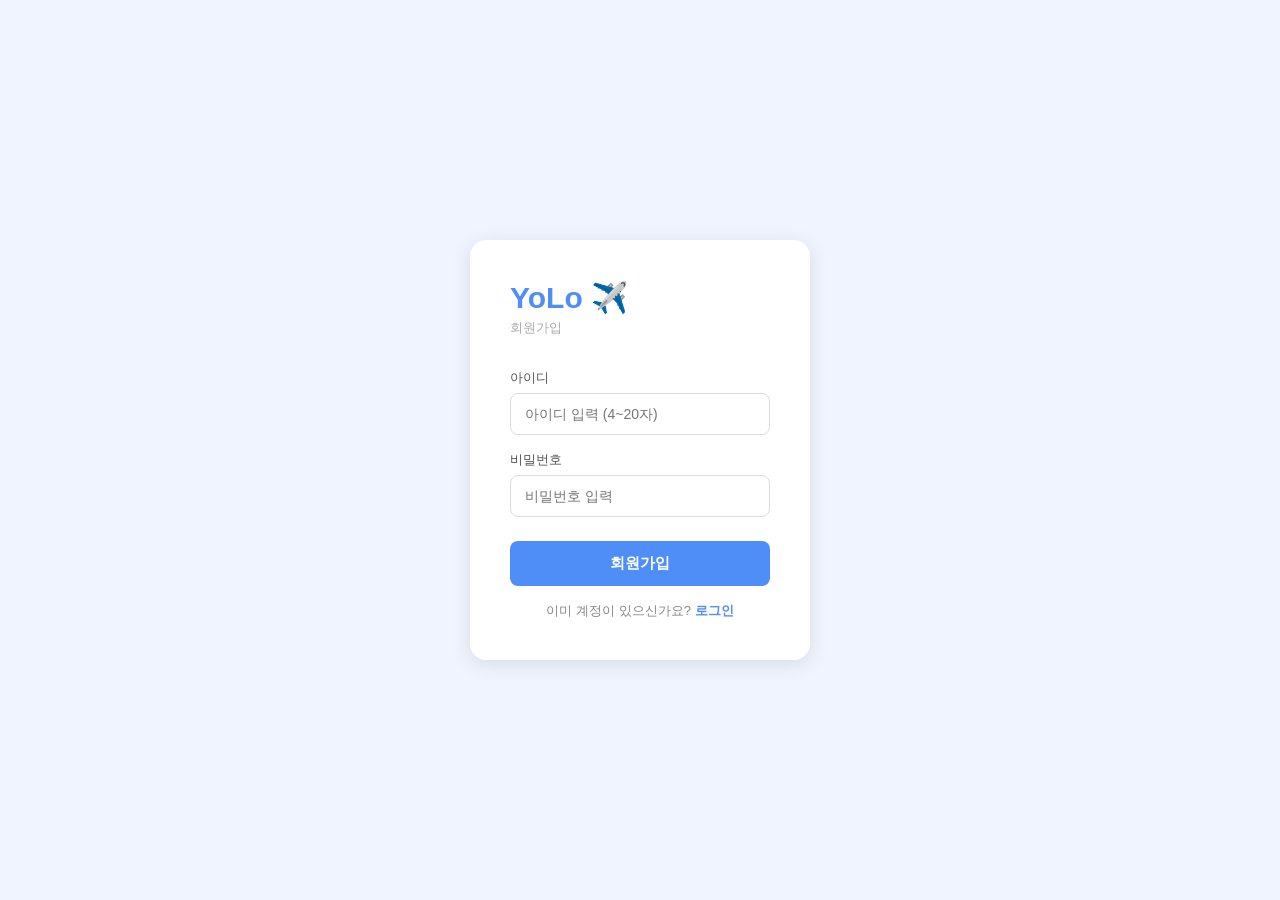
<file: web/app/templates/auth.html>
<!DOCTYPE html>
<html lang="ko">
<head>
<meta charset="UTF-8">
<meta name="viewport" content="width=device-width, initial-scale=1.0">
<title>YoLo - 회원가입</title>
<style>
  * { box-sizing: border-box; margin: 0; padding: 0; }
  body { font-family: 'Segoe UI', sans-serif; background: #f0f4ff; display: flex; justify-content: center; align-items: center; height: 100vh; }
  .card { background: white; padding: 40px; border-radius: 16px; width: 340px; box-shadow: 0 4px 20px rgba(0,0,0,0.1); }
  h1 { font-size: 30px; font-weight: 800; color: #4f8ef7; margin-bottom: 4px; }
  .sub { color: #aaa; font-size: 13px; margin-bottom: 32px; }
  label { display: block; font-size: 13px; color: #555; margin-bottom: 6px; margin-top: 16px; }
  input { width: 100%; padding: 12px 14px; border: 1px solid #ddd; border-radius: 8px; font-size: 14px; outline: none; transition: border 0.2s; }
  input:focus { border-color: #4f8ef7; }
  .btn { width: 100%; padding: 13px; background: #4f8ef7; color: white; border: none; border-radius: 8px; font-size: 15px; font-weight: 600; cursor: pointer; margin-top: 24px; transition: background 0.2s; }
  .btn:hover { background: #3a7ae0; }
  .link { text-align: center; margin-top: 16px; font-size: 13px; color: #888; }
  .link a { color: #4f8ef7; text-decoration: none; font-weight: 600; }
  .msg { font-size: 13px; margin-top: 10px; text-align: center; display: none; }
  .msg.error { color: #e55; }
  .msg.success { color: #2a9d5c; }
</style>
</head>
<body>
<div class="card">
  <h1>YoLo ✈️</h1>
  <p class="sub">회원가입</p>

  <label>아이디</label>
  <input type="text" id="user_id" placeholder="아이디 입력 (4~20자)">

  <label>비밀번호</label>
  <input type="password" id="user_pw" placeholder="비밀번호 입력">

  <p class="msg" id="msg"></p>
  <button class="btn" onclick="signup()">회원가입</button>
  <p class="link">이미 계정이 있으신가요? <a href="/">로그인</a></p>
</div>

<script>
async function signup() {
  const user_id = document.getElementById('user_id').value.trim();
  const user_pw = document.getElementById('user_pw').value.trim();
  const msgEl   = document.getElementById('msg');

  if (!user_id || !user_pw) {
    showMsg('아이디와 비밀번호를 입력해주세요.', 'error');
    return;
  }

  const res = await fetch('/api/auth/signup', {
    method: 'POST',
    headers: { 'Content-Type': 'application/json' },
    body: JSON.stringify({ id: user_id, pw: user_pw })
  });
  const data = await res.json();

  if (data.result === 'success') {
    showMsg('회원가입 완료! 로그인 페이지로 이동합니다.', 'success');
    setTimeout(() => location.href = '/', 1500);
  } else {
    showMsg(data.msg || '회원가입 실패', 'error');
  }
}

function showMsg(text, type) {
  const el = document.getElementById('msg');
  el.textContent = text;
  el.className = 'msg ' + type;
  el.style.display = 'block';
}
document.addEventListener('keydown', e => { if (e.key === 'Enter') signup(); });
</script>
</body>
</html>
</file>
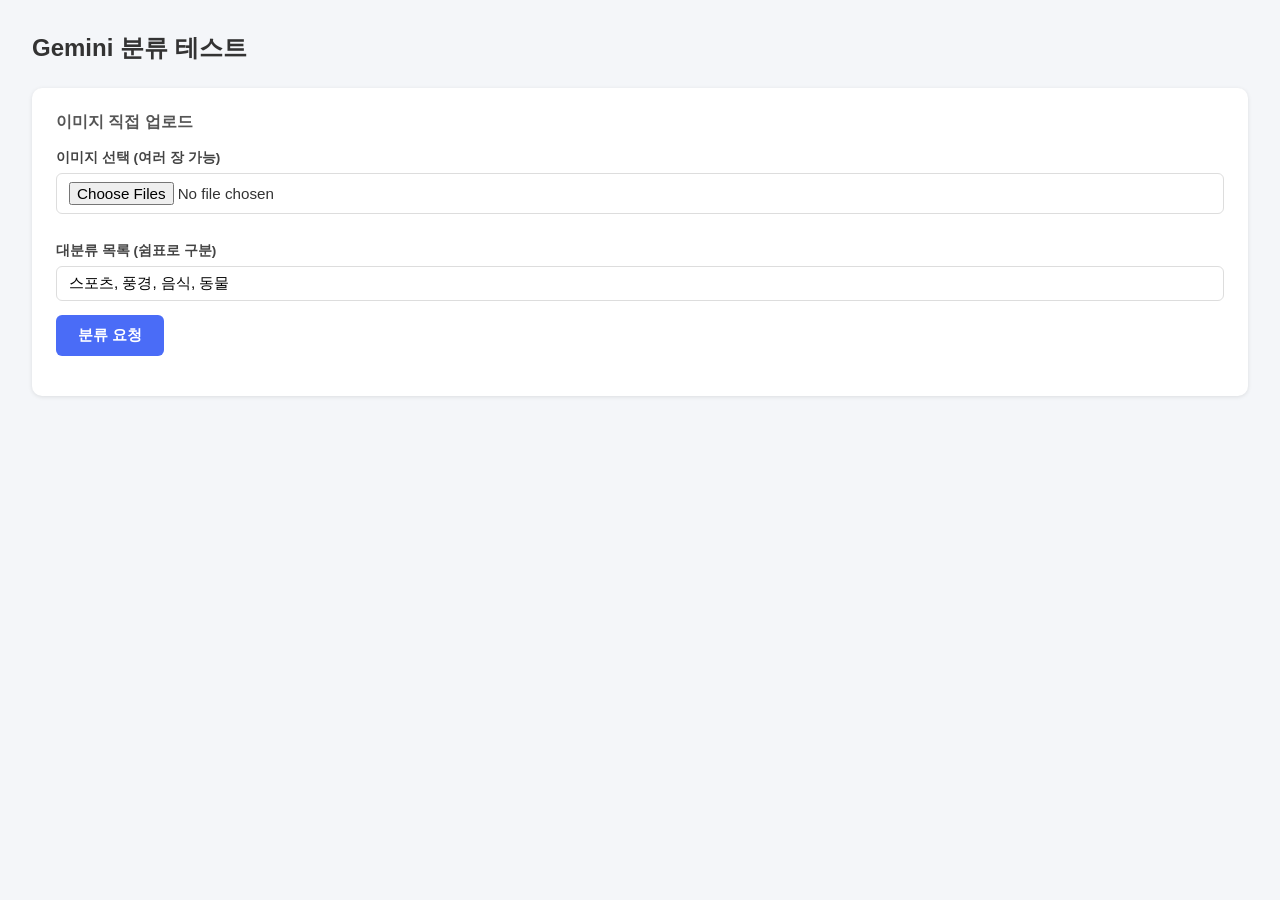
<file: web/app/templates/classify_test.html>
<!DOCTYPE html>
<html lang="ko">
<head>
  <meta charset="UTF-8">
  <title>Gemini 분류 테스트</title>
  <style>
    * { box-sizing: border-box; margin: 0; padding: 0; }
    body { font-family: 'Segoe UI', sans-serif; background: #f4f6f9; color: #333; padding: 32px; }
    h1 { font-size: 1.5rem; margin-bottom: 24px; }

    .card {
      background: #fff;
      border-radius: 10px;
      padding: 24px;
      margin-bottom: 20px;
      box-shadow: 0 1px 4px rgba(0,0,0,0.1);
    }
    .card h2 { font-size: 1rem; margin-bottom: 16px; color: #555; }

    label { display: block; font-size: 0.85rem; font-weight: 600; margin-bottom: 6px; color: #444; }
    input[type="text"], input[type="file"], textarea {
      width: 100%; padding: 8px 12px; border: 1px solid #ddd;
      border-radius: 6px; font-size: 0.95rem; margin-bottom: 14px;
    }
    textarea { resize: vertical; min-height: 60px; }

    .preview-area {
      display: flex; flex-wrap: wrap; gap: 10px; margin-bottom: 14px;
    }
    .preview-area img {
      width: 100px; height: 100px; object-fit: cover;
      border-radius: 6px; border: 1px solid #ddd;
    }

    button {
      background: #4a6cf7; color: #fff; border: none;
      padding: 10px 22px; border-radius: 6px; font-size: 0.95rem;
      cursor: pointer; font-weight: 600;
    }
    button:disabled { background: #aaa; cursor: not-allowed; }

    .status { font-size: 0.85rem; margin-top: 10px; color: #777; }

    .result-list { margin-top: 16px; }
    .result-item {
      display: flex; align-items: flex-start; gap: 14px;
      padding: 12px; border: 1px solid #eee; border-radius: 8px;
      margin-bottom: 10px; background: #fafafa;
    }
    .result-item img { width: 80px; height: 80px; object-fit: cover; border-radius: 6px; flex-shrink: 0; }
    .result-info { flex: 1; }
    .result-info .filename { font-size: 0.8rem; color: #999; margin-bottom: 4px; }
    .result-info .category {
      display: inline-block; background: #4a6cf7; color: #fff;
      padding: 2px 10px; border-radius: 12px; font-size: 0.82rem; margin-bottom: 6px;
    }
    .result-info .description { font-size: 0.9rem; }
    .error { color: #e53e3e; font-size: 0.9rem; margin-top: 10px; }

    hr { border: none; border-top: 1px solid #eee; margin: 8px 0 16px; }
  </style>
</head>
<body>
  <h1>Gemini 분류 테스트</h1>

  <div class="card">
    <h2>이미지 직접 업로드</h2>

    <label>이미지 선택 (여러 장 가능)</label>
    <input type="file" id="imageInput" accept="image/*" multiple>
    <div class="preview-area" id="previewArea"></div>

    <label>대분류 목록 (쉼표로 구분)</label>
    <input type="text" id="categories" placeholder="예: 스포츠, 풍경, 음식, 동물" value="스포츠, 풍경, 음식, 동물">

    <button id="submitBtn" onclick="submitClassify()">분류 요청</button>
    <div class="status" id="status"></div>
    <div class="error" id="errorMsg"></div>

    <div class="result-list" id="results"></div>
  </div>

  <script>
    const imageInput = document.getElementById('imageInput');
    const previewArea = document.getElementById('previewArea');
    const previewImages = {};

    imageInput.addEventListener('change', () => {
      previewArea.innerHTML = '';
      Object.keys(previewImages).forEach(k => delete previewImages[k]);
      Array.from(imageInput.files).forEach(file => {
        const url = URL.createObjectURL(file);
        previewImages[file.name] = url;
        const img = document.createElement('img');
        img.src = url;
        img.title = file.name;
        previewArea.appendChild(img);
      });
    });

    async function submitClassify() {
      const btn = document.getElementById('submitBtn');
      const status = document.getElementById('status');
      const errorMsg = document.getElementById('errorMsg');
      const resultsDiv = document.getElementById('results');

      errorMsg.textContent = '';
      resultsDiv.innerHTML = '';

      const files = imageInput.files;
      if (!files.length) { errorMsg.textContent = '이미지를 선택해주세요.'; return; }

      const rawCats = document.getElementById('categories').value;
      const categories = rawCats.split(',').map(s => s.trim()).filter(Boolean);
      if (!categories.length) { errorMsg.textContent = '대분류를 입력해주세요.'; return; }

      const formData = new FormData();
      Array.from(files).forEach(f => formData.append('images', f));
      formData.append('categories', JSON.stringify(categories));

      btn.disabled = true;
      status.textContent = 'Gemini에 요청 중...';

      try {
        const res = await fetch('/api/classify/images', { method: 'POST', body: formData });
        const data = await res.json();

        if (!res.ok) { errorMsg.textContent = data.error || '오류가 발생했습니다.'; return; }

        status.textContent = `완료 — ${data.count}개 이미지 분류됨`;
        data.results.forEach(item => {
          const div = document.createElement('div');
          div.className = 'result-item';

          const previewSrc = previewImages[item.filename] || '';
          div.innerHTML = `
            ${previewSrc ? `<img src="${previewSrc}" alt="${item.filename}">` : ''}
            <div class="result-info">
              <div class="filename">${item.filename}</div>
              <div class="category">${item.category}</div>
              <div class="description">${item.description}</div>
            </div>`;
          resultsDiv.appendChild(div);
        });
      } catch (e) {
        errorMsg.textContent = '네트워크 오류: ' + e.message;
      } finally {
        btn.disabled = false;
      }
    }
  </script>
</body>
</html>
</file>
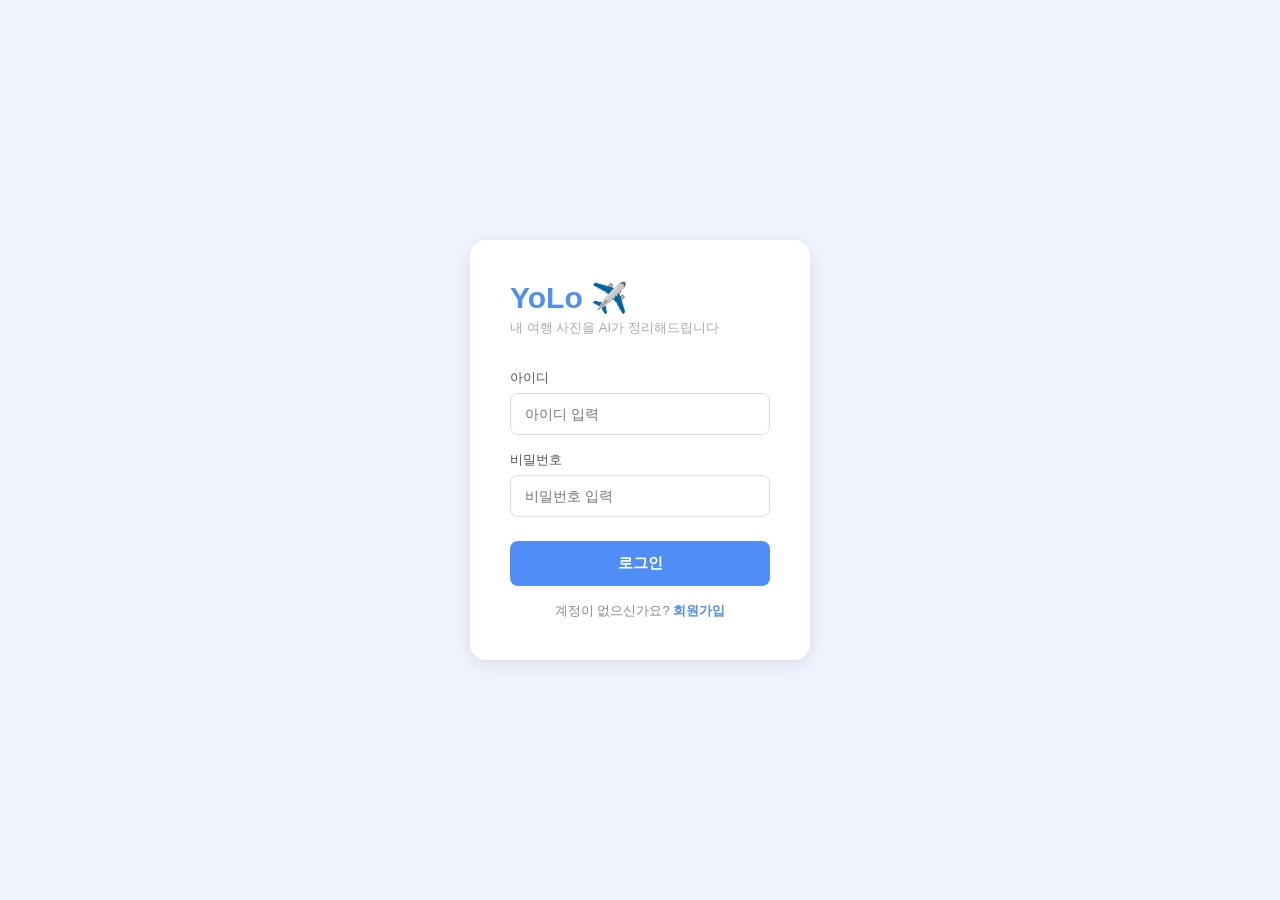
<file: web/app/templates/login.html>
<!DOCTYPE html>
<html lang="ko">
<head>
<meta charset="UTF-8">
<meta name="viewport" content="width=device-width, initial-scale=1.0">
<title>YoLo - 로그인</title>
<style>
  * { box-sizing: border-box; margin: 0; padding: 0; }
  body { font-family: 'Segoe UI', sans-serif; background: #f0f4ff; display: flex; justify-content: center; align-items: center; height: 100vh; }
  .card { background: white; padding: 40px; border-radius: 16px; width: 340px; box-shadow: 0 4px 20px rgba(0,0,0,0.1); }
  h1 { font-size: 30px; font-weight: 800; color: #4f8ef7; margin-bottom: 4px; }
  .sub { color: #aaa; font-size: 13px; margin-bottom: 32px; }
  label { display: block; font-size: 13px; color: #555; margin-bottom: 6px; margin-top: 16px; }
  input { width: 100%; padding: 12px 14px; border: 1px solid #ddd; border-radius: 8px; font-size: 14px; outline: none; transition: border 0.2s; }
  input:focus { border-color: #4f8ef7; }
  .btn { width: 100%; padding: 13px; background: #4f8ef7; color: white; border: none; border-radius: 8px; font-size: 15px; font-weight: 600; cursor: pointer; margin-top: 24px; transition: background 0.2s; }
  .btn:hover { background: #3a7ae0; }
  .link { text-align: center; margin-top: 16px; font-size: 13px; color: #888; }
  .link a { color: #4f8ef7; text-decoration: none; font-weight: 600; }
  .error { color: #e55; font-size: 13px; margin-top: 10px; display: none; text-align: center; }
</style>
</head>
<body>
<div class="card">
  <h1>YoLo ✈️</h1>
  <p class="sub">내 여행 사진을 AI가 정리해드립니다</p>

  <label>아이디</label>
  <input type="text" id="user_id" placeholder="아이디 입력">

  <label>비밀번호</label>
  <input type="password" id="user_pw" placeholder="비밀번호 입력">

  <p class="error" id="error_msg">아이디 또는 비밀번호가 틀렸습니다.</p>
  <button class="btn" onclick="login()">로그인</button>
  <p class="link">계정이 없으신가요? <a href="/signup">회원가입</a></p>
</div>

<script>
async function login() {
  const user_id = document.getElementById('user_id').value.trim();
  const user_pw = document.getElementById('user_pw').value.trim();
  if (!user_id || !user_pw) return;

  const res = await fetch('/api/auth/login', {
    method: 'POST',
    headers: { 'Content-Type': 'application/json' },
    body: JSON.stringify({ id: user_id, pw: user_pw })
  });
  const data = await res.json();

  if (data.result === 'success') {
    location.href = '/home';
  } else {
    document.getElementById('error_msg').style.display = 'block';
  }
}
document.addEventListener('keydown', e => { if (e.key === 'Enter') login(); });
</script>
</body>
</html>
</file>
